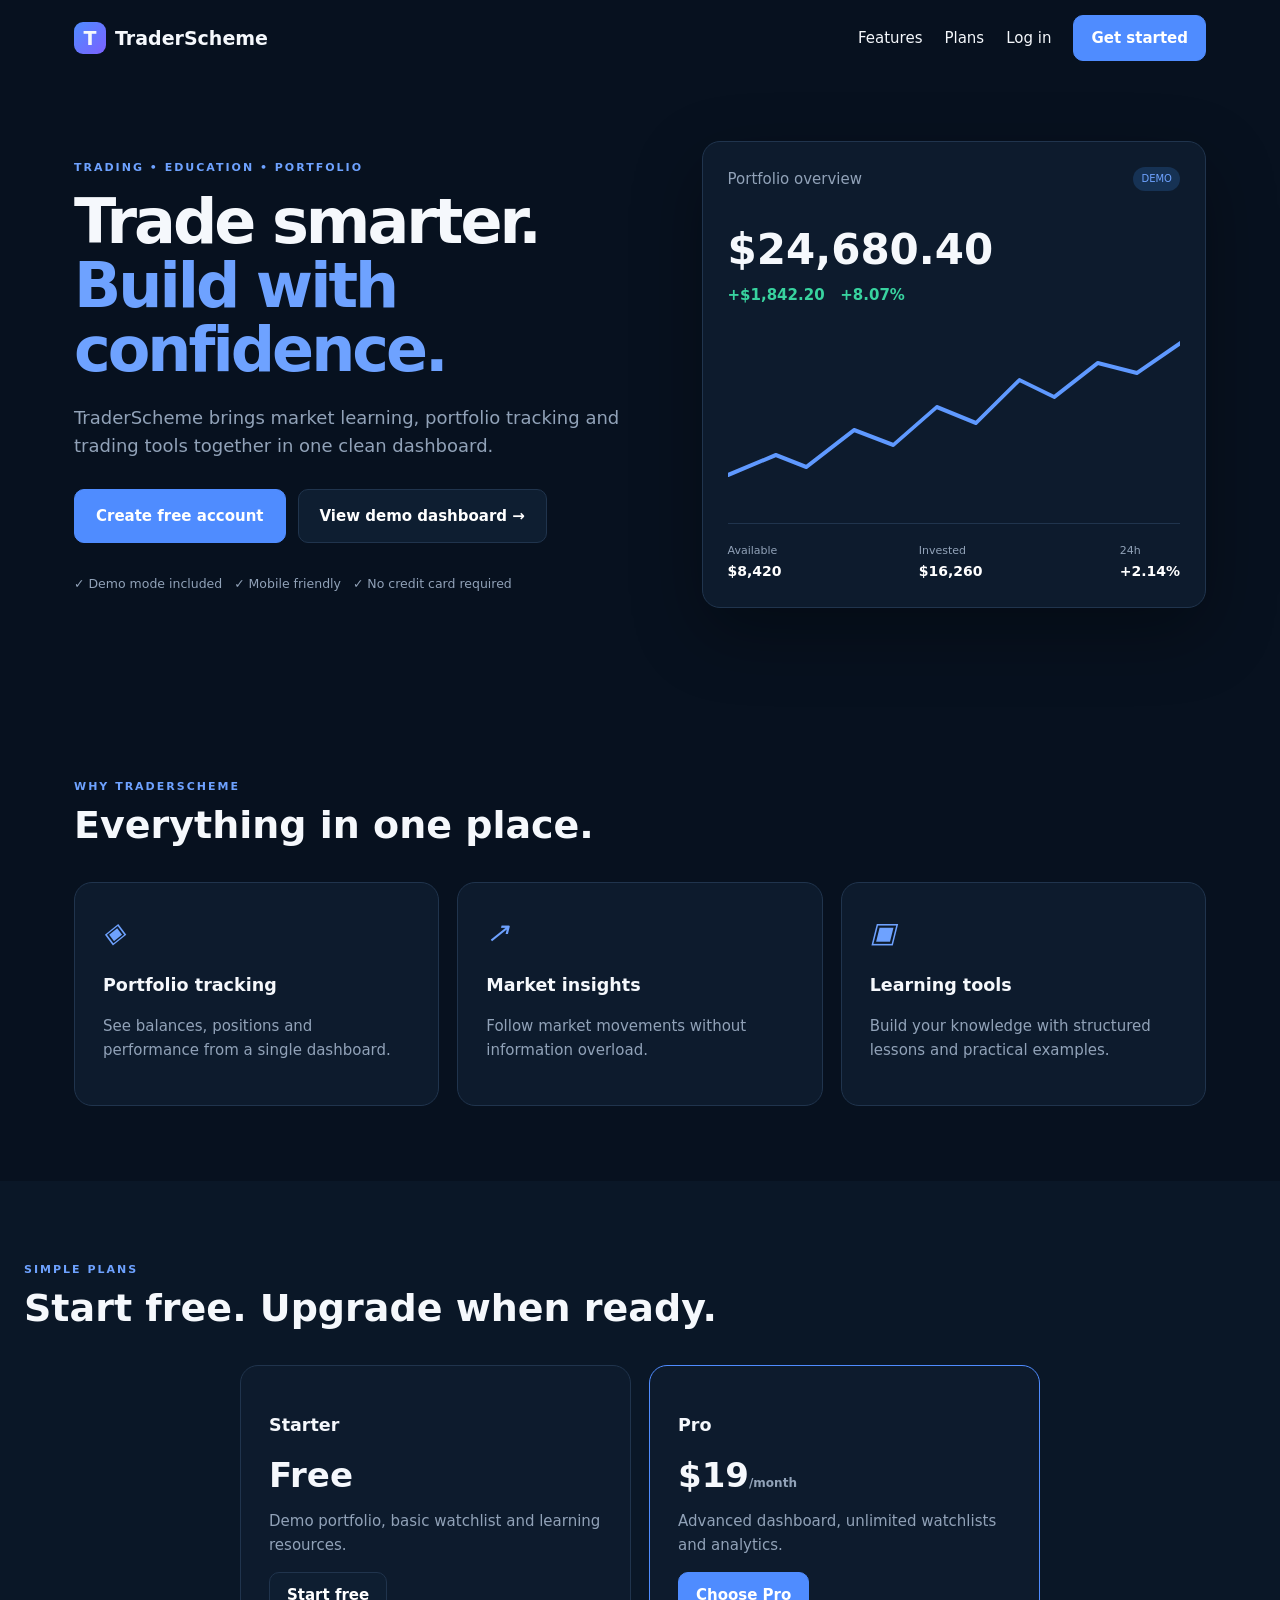
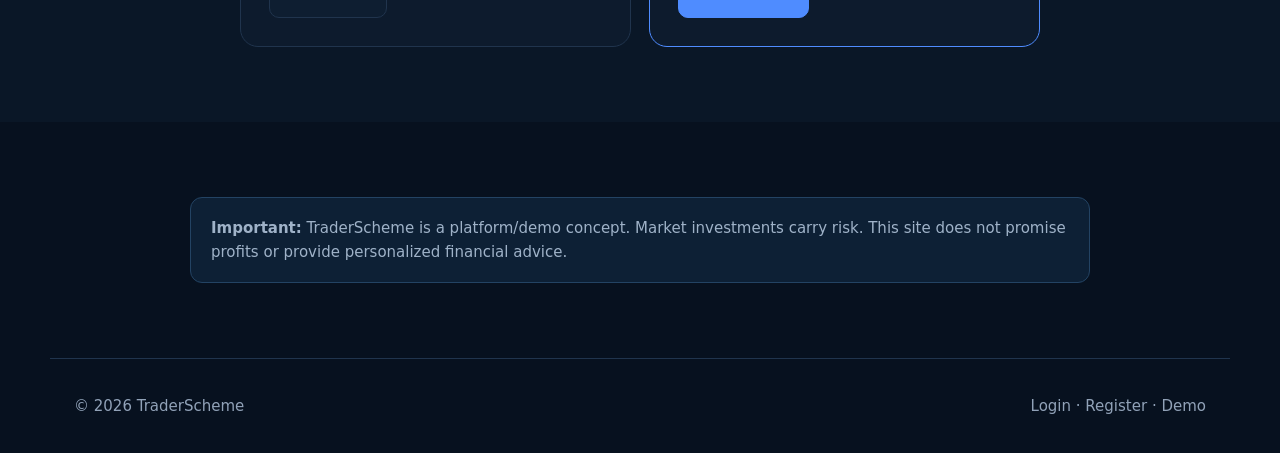
<file: index.html>
<!doctype html><html><head><meta charset="utf-8"><meta name="viewport" content="width=device-width,initial-scale=1"><title>TraderScheme — Smart Trading, Simplified</title><link rel="stylesheet" href="assets/style.css"></head><body>
<header class="nav"><a class="brand" href="index.html"><b>T</b> TraderScheme</a><nav><a href="#features">Features</a><a href="#plans">Plans</a><a href="login.html">Log in</a><a class="btn primary" href="register.html">Get started</a></nav></header>
<main><section class="hero"><div><label>TRADING • EDUCATION • PORTFOLIO</label><h1>Trade smarter.<br><span>Build with confidence.</span></h1><p>TraderScheme brings market learning, portfolio tracking and trading tools together in one clean dashboard.</p><div class="actions"><a class="btn primary big" href="register.html">Create free account</a><a class="btn big" href="dashboard.html">View demo dashboard →</a></div><small>✓ Demo mode included &nbsp; ✓ Mobile friendly &nbsp; ✓ No credit card required</small></div><div class="card"><div class="muted">Portfolio overview <em>DEMO</em></div><h2>$24,680.40</h2><strong class="green">+$1,842.20 &nbsp; +8.07%</strong><div class="chart"><svg viewBox="0 0 520 180" preserveAspectRatio="none"><polyline points="0,150 55,130 90,142 145,105 190,120 240,82 285,98 335,55 375,72 425,38 470,48 520,18"/></svg></div><div class="stats"><span>Available<b>$8,420</b></span><span>Invested<b>$16,260</b></span><span>24h<b class="green">+2.14%</b></span></div></div></section>
<section id="features" class="section"><label>WHY TRADERSCHEME</label><h2>Everything in one place.</h2><div class="grid"><article><i>◈</i><h3>Portfolio tracking</h3><p>See balances, positions and performance from a single dashboard.</p></article><article><i>↗</i><h3>Market insights</h3><p>Follow market movements without information overload.</p></article><article><i>▣</i><h3>Learning tools</h3><p>Build your knowledge with structured lessons and practical examples.</p></article></div></section>
<section id="plans" class="section alt"><label>SIMPLE PLANS</label><h2>Start free. Upgrade when ready.</h2><div class="plans"><article><h3>Starter</h3><h2>Free</h2><p>Demo portfolio, basic watchlist and learning resources.</p><a class="btn" href="register.html">Start free</a></article><article class="featured"><h3>Pro</h3><h2>$19<small>/month</small></h2><p>Advanced dashboard, unlimited watchlists and analytics.</p><a class="btn primary" href="register.html">Choose Pro</a></article></div></section><section class="section"><div class="notice"><b>Important:</b> TraderScheme is a platform/demo concept. Market investments carry risk. This site does not promise profits or provide personalized financial advice.</div></section></main>
<footer>© 2026 TraderScheme <span><a href="login.html">Login</a> · <a href="register.html">Register</a> · <a href="dashboard.html">Demo</a></span></footer></body></html>
</file>
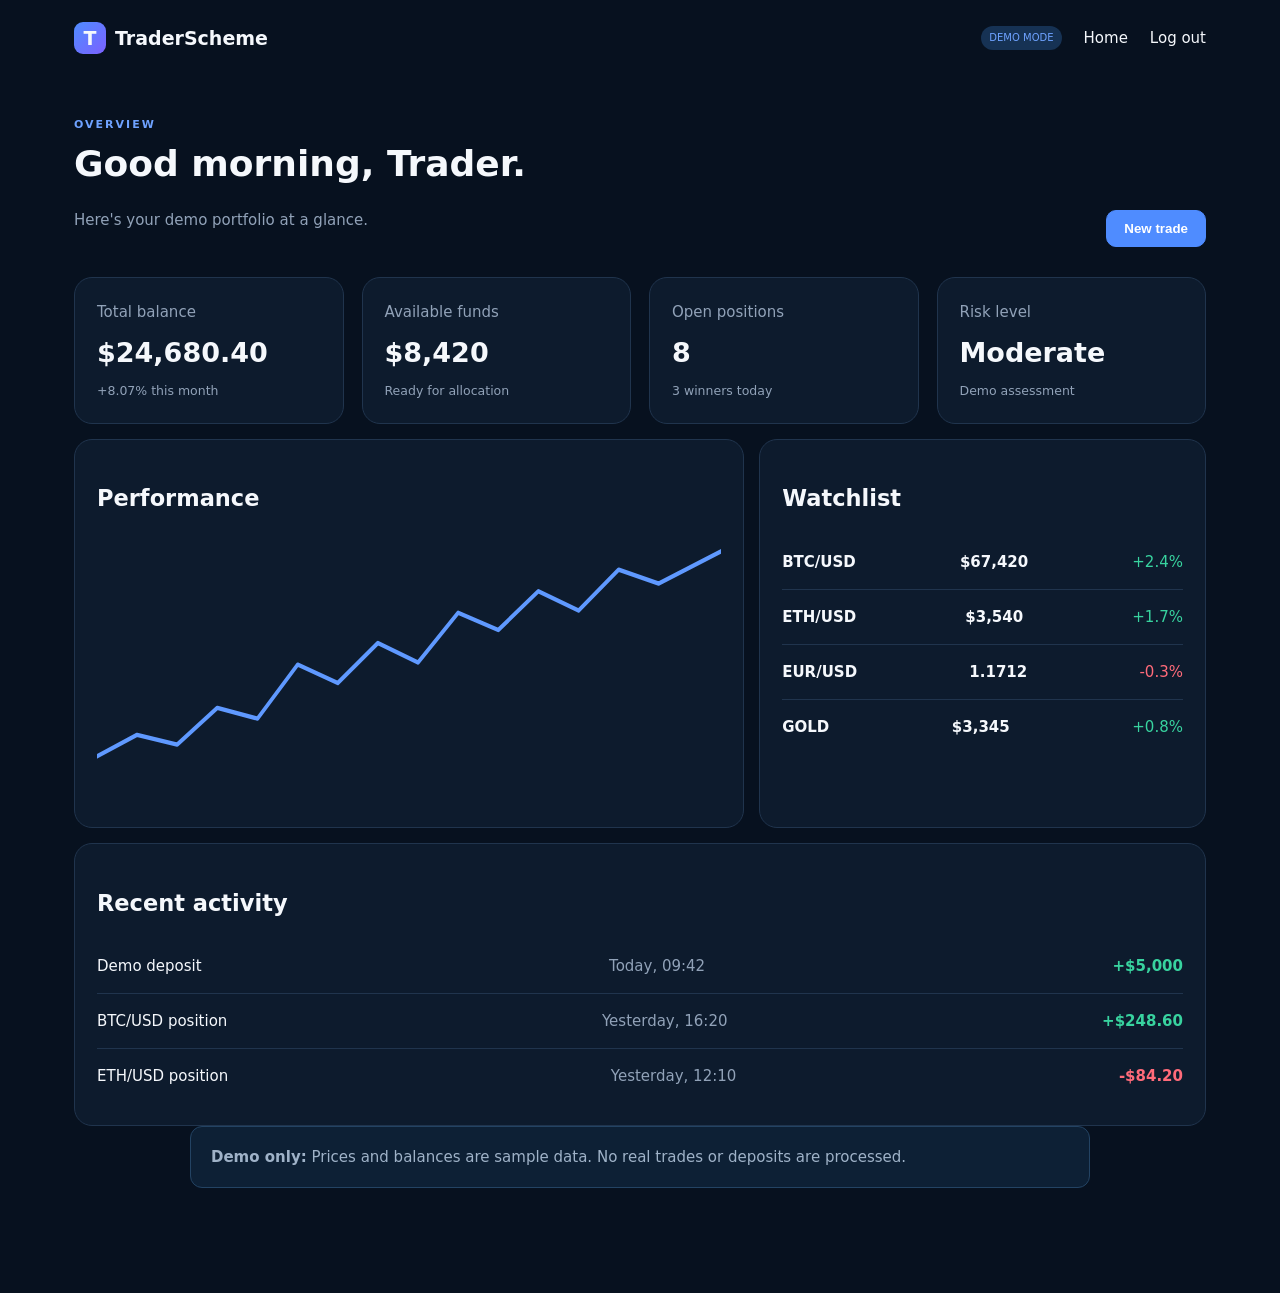
<file: dashboard.html>
<!doctype html><html><head><meta charset="utf-8"><meta name="viewport" content="width=device-width,initial-scale=1"><title>Dashboard — TraderScheme</title><link rel="stylesheet" href="assets/style.css"></head><body><header class="nav"><a class="brand" href="index.html"><b>T</b> TraderScheme</a><nav><em>DEMO MODE</em><a href="index.html">Home</a><a href="login.html">Log out</a></nav></header><main class="dash"><div class="dashhead"><div><label>OVERVIEW</label><h1>Good morning, Trader.</h1><p>Here's your demo portfolio at a glance.</p></div><button class="btn primary" onclick="alert('Demo mode: real trading is disabled.')">New trade</button></div><div class="metrics"><article><span>Total balance</span><b>$24,680.40</b><small class="green">+8.07% this month</small></article><article><span>Available funds</span><b>$8,420</b><small>Ready for allocation</small></article><article><span>Open positions</span><b>8</b><small>3 winners today</small></article><article><span>Risk level</span><b>Moderate</b><small>Demo assessment</small></article></div><div class="two"><section class="panel"><h2>Performance</h2><div class="bigchart"><svg viewBox="0 0 700 250" preserveAspectRatio="none"><polyline points="0,205 45,185 90,194 135,160 180,170 225,120 270,137 315,100 360,118 405,72 450,88 495,52 540,70 585,32 630,45 700,15"/></svg></div></section><section class="panel"><h2>Watchlist</h2><div class="row"><b>BTC/USD</b><strong>$67,420</strong><span class="green">+2.4%</span></div><div class="row"><b>ETH/USD</b><strong>$3,540</strong><span class="green">+1.7%</span></div><div class="row"><b>EUR/USD</b><strong>1.1712</strong><span class="red">-0.3%</span></div><div class="row"><b>GOLD</b><strong>$3,345</strong><span class="green">+0.8%</span></div></section></div><section class="panel"><h2>Recent activity</h2><div class="row"><span>Demo deposit</span><span>Today, 09:42</span><strong class="green">+$5,000</strong></div><div class="row"><span>BTC/USD position</span><span>Yesterday, 16:20</span><strong class="green">+$248.60</strong></div><div class="row"><span>ETH/USD position</span><span>Yesterday, 12:10</span><strong class="red">-$84.20</strong></div></section><div class="notice"><b>Demo only:</b> Prices and balances are sample data. No real trades or deposits are processed.</div></main></body></html>
</file>
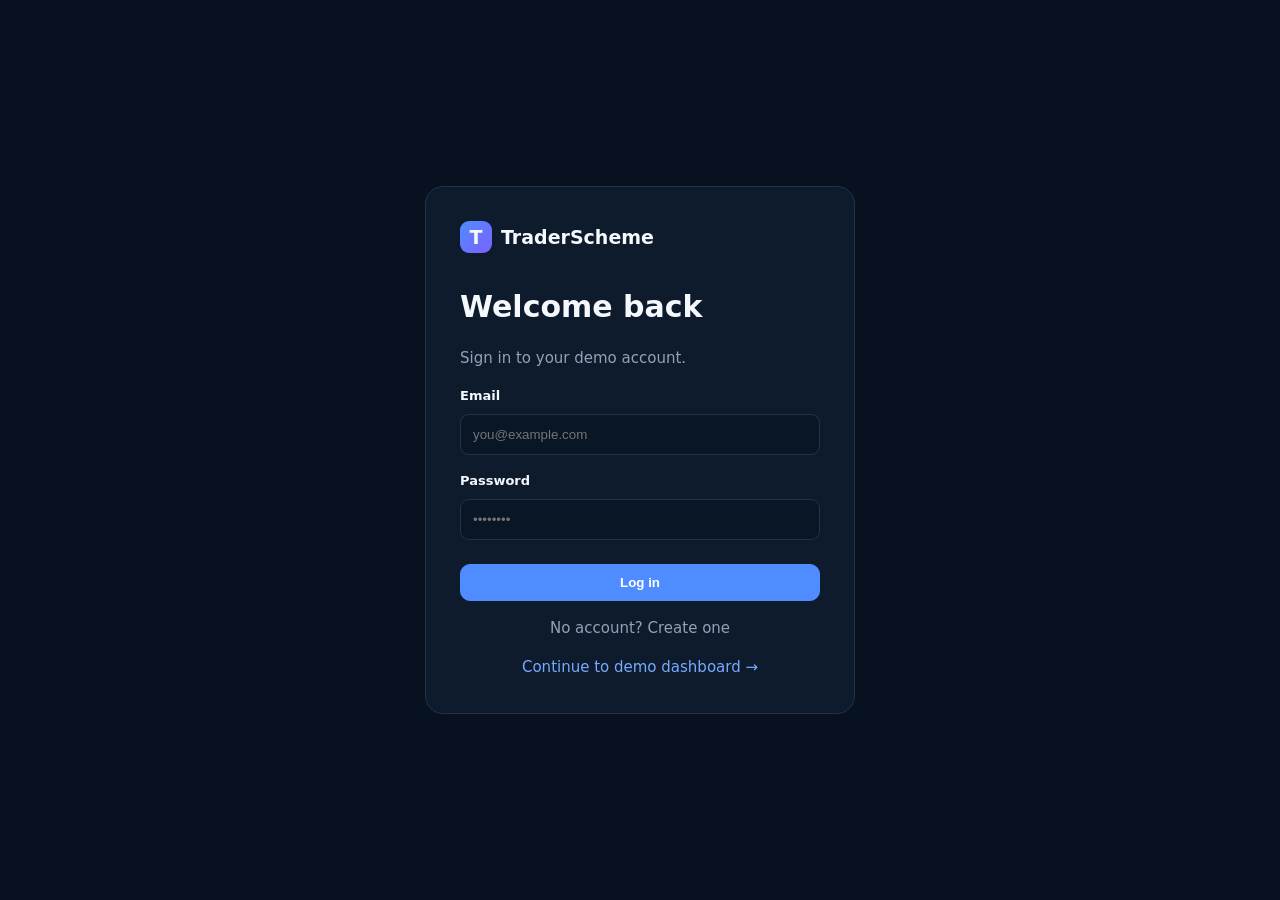
<file: login.html>
<!doctype html><html><head><meta charset="utf-8"><meta name="viewport" content="width=device-width,initial-scale=1"><title>Login — TraderScheme</title><link rel="stylesheet" href="assets/style.css"></head><body class="auth"><div class="authcard"><a class="brand" href="index.html"><b>T</b> TraderScheme</a><h1>Welcome back</h1><p>Sign in to your demo account.</p><form onsubmit="event.preventDefault();location.href='dashboard.html'"><label>Email<input type="email" required placeholder="you@example.com"></label><label>Password<input type="password" required placeholder="••••••••"></label><button class="btn primary full">Log in</button></form><p class="center">No account? <a href="register.html">Create one</a></p><a class="demo" href="dashboard.html">Continue to demo dashboard →</a></div></body></html>
</file>
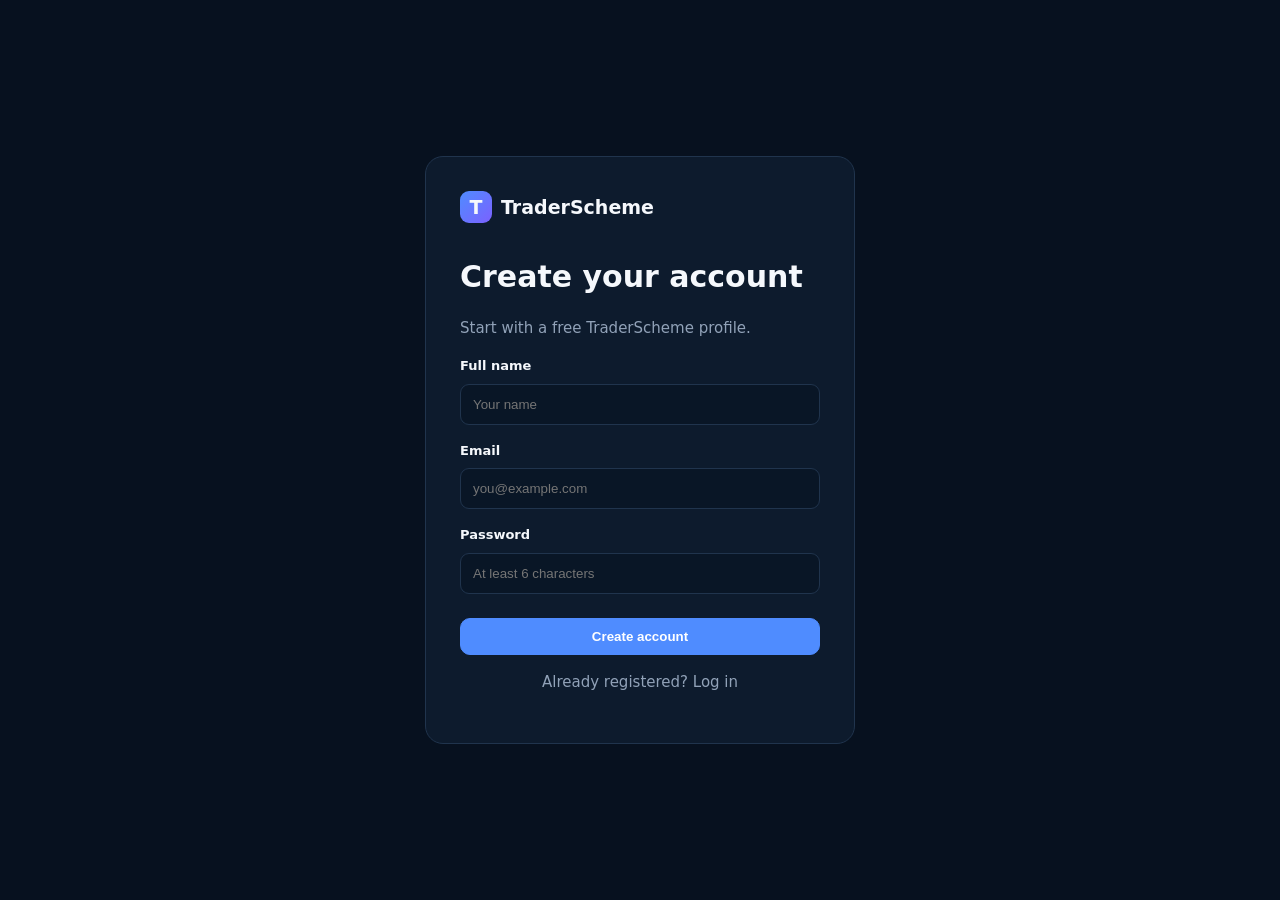
<file: register.html>
<!doctype html><html><head><meta charset="utf-8"><meta name="viewport" content="width=device-width,initial-scale=1"><title>Create account — TraderScheme</title><link rel="stylesheet" href="assets/style.css"></head><body class="auth"><div class="authcard"><a class="brand" href="index.html"><b>T</b> TraderScheme</a><h1>Create your account</h1><p>Start with a free TraderScheme profile.</p><form onsubmit="event.preventDefault();localStorage.setItem('traderSchemeUser',document.getElementById('name').value);location.href='dashboard.html'"><label>Full name<input id="name" required placeholder="Your name"></label><label>Email<input type="email" required placeholder="you@example.com"></label><label>Password<input type="password" minlength="6" required placeholder="At least 6 characters"></label><button class="btn primary full">Create account</button></form><p class="center">Already registered? <a href="login.html">Log in</a></p></div></body></html>
</file>
<file: assets/style.css>
:root{--bg:#07111f;--panel:#0d1b2d;--line:#20344d;--text:#f5f8fc;--muted:#91a2b8;--blue:#4f8cff;--green:#38d39f;--red:#ff6b7a;--max:1180px}*{box-sizing:border-box}body{margin:0;background:var(--bg);color:var(--text);font:15px/1.6 system-ui,-apple-system,Segoe UI,sans-serif}a{color:inherit;text-decoration:none}.nav{height:76px;max-width:var(--max);margin:auto;padding:0 24px;display:flex;align-items:center;justify-content:space-between}.nav nav{display:flex;gap:22px;align-items:center}.brand{font-size:19px;font-weight:800;display:flex;gap:9px;align-items:center}.brand b{display:grid;place-items:center;width:32px;height:32px;border-radius:9px;background:linear-gradient(135deg,#4f8cff,#7b61ff)}.btn{display:inline-flex;justify-content:center;align-items:center;border:1px solid var(--line);background:#0e1e31;border-radius:10px;padding:10px 17px;font-weight:700;cursor:pointer;color:white}.primary{background:var(--blue);border-color:var(--blue)}.big{padding:14px 21px}.hero{max-width:var(--max);margin:65px auto 90px;padding:0 24px;display:grid;grid-template-columns:1.05fr .95fr;gap:70px;align-items:center}.hero label,.section>label,.dash label{color:#6ea2ff;font-size:11px;letter-spacing:2px;font-weight:800}.hero h1{font-size:62px;line-height:1.03;letter-spacing:-3px;margin:12px 0 22px}.hero h1 span{color:#6ea2ff}.hero p{font-size:18px;color:var(--muted)}.actions{display:flex;gap:12px;margin:28px 0}.hero small,.muted{color:var(--muted)}.card,.grid article,.plans article,.panel,.metrics article,.authcard{background:var(--panel);border:1px solid var(--line);border-radius:18px}.card{padding:25px;box-shadow:0 25px 70px #0005}.card em,.nav em{font-style:normal;font-size:10px;color:#6ea2ff;background:#163254;padding:4px 8px;border-radius:20px;float:right}.card h2{font-size:42px;margin:25px 0 0}.green{color:var(--green)}.red{color:var(--red)}.chart{height:180px;margin:18px 0}.chart svg,.bigchart svg{width:100%;height:100%;fill:none;stroke:#5f99ff;stroke-width:4;stroke-linecap:round;stroke-linejoin:round}.stats{border-top:1px solid var(--line);padding-top:18px;display:flex;justify-content:space-between}.stats span,.stats b{display:block}.stats span{color:var(--muted);font-size:11px}.stats b{color:white;font-size:14px}.section{max-width:var(--max);margin:auto;padding:75px 24px}.section h2{font-size:38px;line-height:1.1;margin:8px 0 35px}.alt{max-width:none;background:#0a1727}.grid,.plans,.metrics{display:grid;grid-template-columns:repeat(3,1fr);gap:18px}.grid article,.plans article{padding:28px}.grid i{font-size:28px;color:#6ea2ff}.grid h3{margin:15px 0 5px}.grid p,.plans p,.dash p,.authcard p{color:var(--muted)}.plans{max-width:800px;margin:auto;grid-template-columns:1fr 1fr}.plans .featured{border-color:var(--blue)}.plans h2{margin:10px 0;font-size:34px}.plans small{font-size:12px;color:var(--muted)}.notice{max-width:900px;margin:auto;padding:18px 20px;background:#0d2035;border:1px solid #234363;border-radius:12px;color:#9fb2c8}footer{max-width:var(--max);margin:auto;padding:35px 24px;border-top:1px solid var(--line);display:flex;justify-content:space-between;color:var(--muted)}.auth{min-height:100vh;display:grid;place-items:center;padding:25px}.authcard{width:min(430px,100%);padding:34px}.authcard .brand{margin-bottom:30px}.authcard h1{margin:0}.authcard label{display:block;margin:16px 0;font-weight:700;font-size:13px}.authcard input{width:100%;margin-top:7px;padding:12px;background:#091626;border:1px solid var(--line);border-radius:9px;color:white}.full{width:100%;margin-top:8px}.center{text-align:center}.demo{display:block;text-align:center;color:#77aaff}.dash{max-width:var(--max);margin:35px auto;padding:0 24px 70px}.dashhead{display:flex;justify-content:space-between;align-items:end;margin:30px 0}.dashhead h1{margin:0;font-size:36px}.metrics{grid-template-columns:repeat(4,1fr)}.metrics article{padding:22px}.metrics span,.metrics small{display:block;color:var(--muted)}.metrics b{display:block;font-size:27px;margin:7px 0}.two{display:grid;grid-template-columns:1.5fr 1fr;gap:15px}.panel{padding:22px;margin-top:15px}.bigchart{height:270px;margin-top:18px}.row{display:flex;justify-content:space-between;gap:12px;padding:15px 0;border-bottom:1px solid var(--line)}.row:last-child{border-bottom:0}.row span:nth-child(2){color:var(--muted)}@media(max-width:800px){.nav nav a:not(.btn){display:none}.hero{grid-template-columns:1fr;gap:35px;margin-top:35px}.hero h1{font-size:48px}.grid,.plans,.metrics,.two{grid-template-columns:1fr}.actions{flex-wrap:wrap}.dashhead{align-items:start;gap:15px;flex-direction:column}}
</file>
